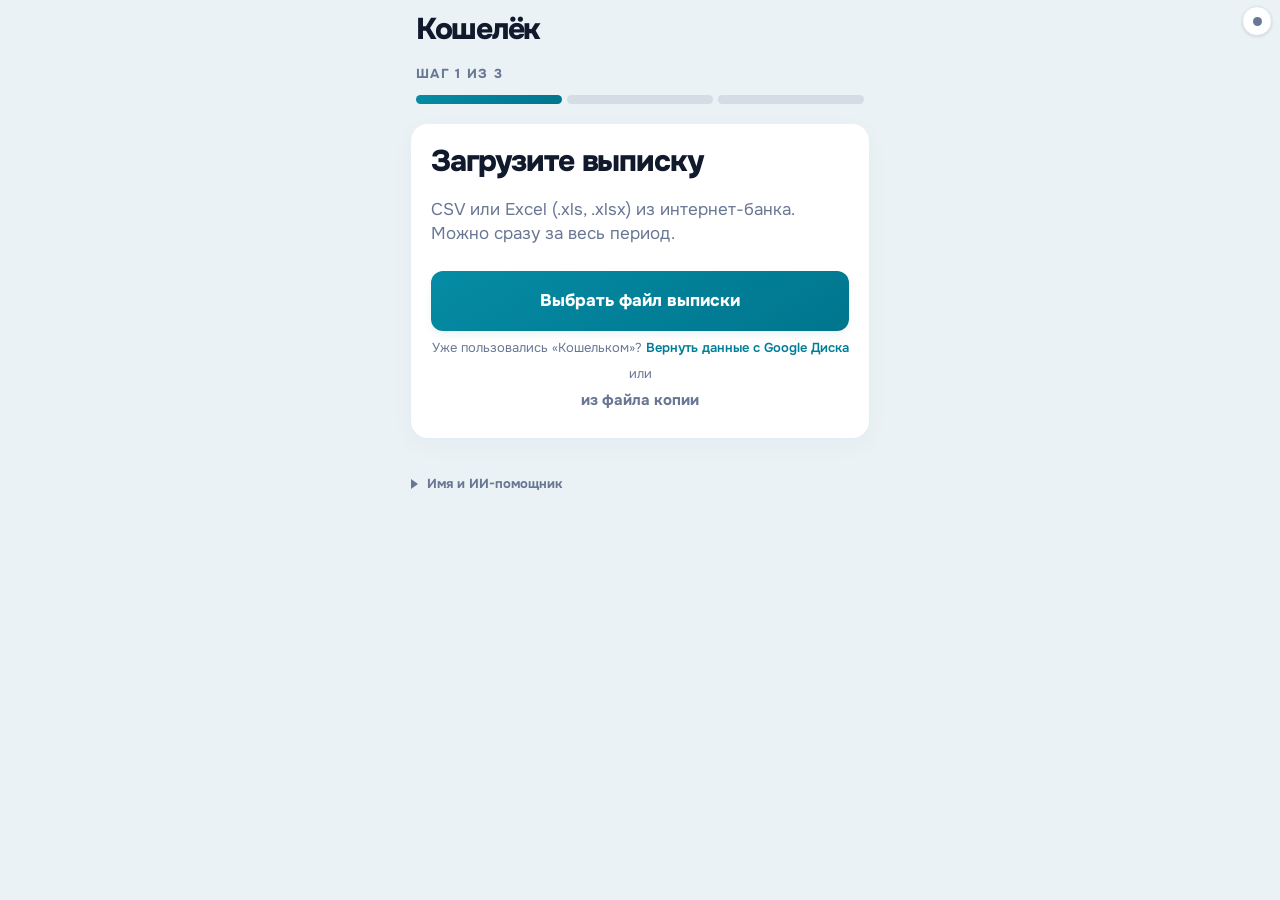
<file: index.html>
<!doctype html>
<html lang="ru">
<head>
<meta charset="utf-8">
<meta name="viewport" content="width=device-width,initial-scale=1">
<meta name="theme-color" content="#0d5c6e">
<title>Кошелёк</title>
<script>location.replace("koshelek/");</script>
<meta http-equiv="refresh" content="0;url=koshelek/">
</head>
<body><a href="koshelek/">Открыть «Кошелёк»</a></body>
</html>
</file>
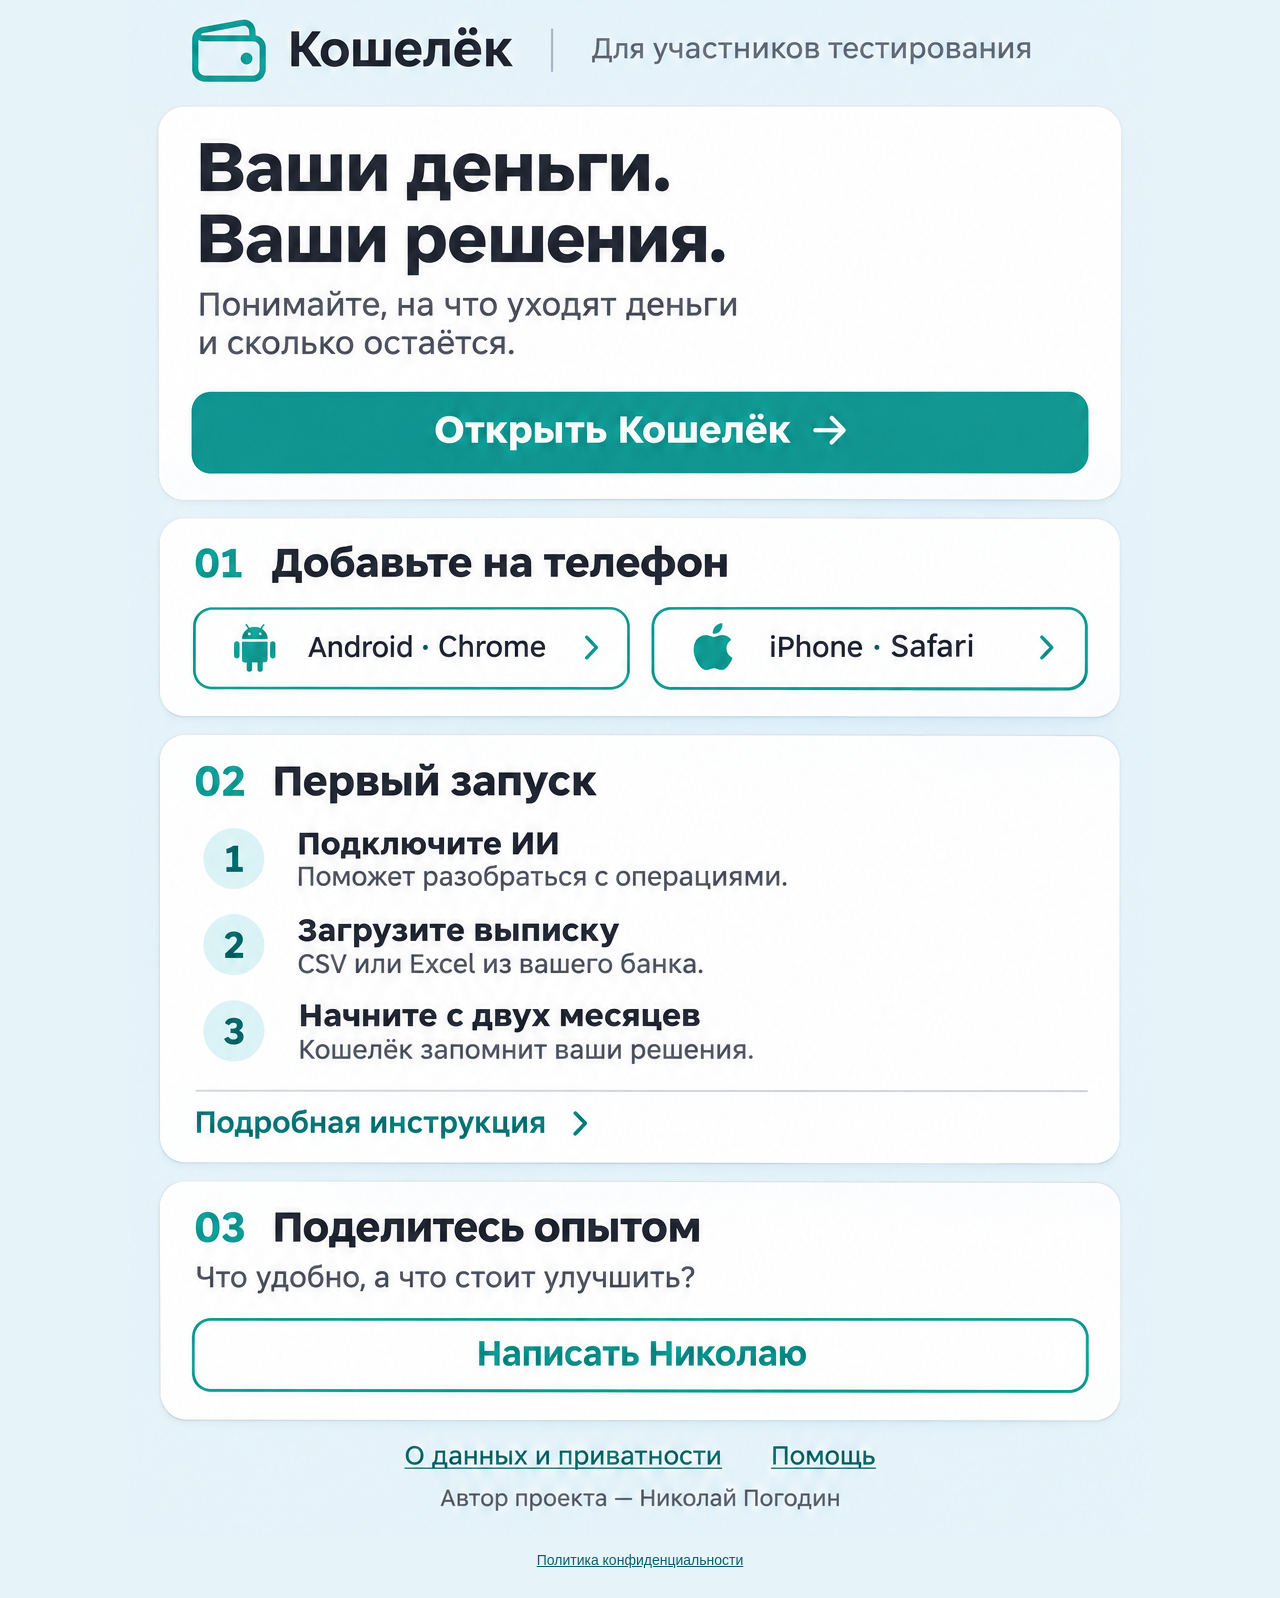
<file: about.html>
<!doctype html><html lang="ru"><head><meta charset="utf-8"><meta name="viewport" content="width=device-width,initial-scale=1"><title>Кошелёк — ваши деньги, ваши решения</title><meta name="description" content="Кошелёк: установка, первый запуск и помощь участникам тестирования."><link rel="stylesheet" href="about-assets/guide.css"><link rel="stylesheet" href="about-assets/style.css"><style>.vh{position:absolute;width:1px;height:1px;margin:-1px;overflow:hidden;clip-path:inset(50%);white-space:nowrap}.pfoot{max-width:1024px;margin:0 auto;padding:14px 16px 28px;text-align:center;font-size:14px}.pfoot a{color:#0d5c6e}</style></head><body><main class="flyer"><h1 class="vh">Кошелёк</h1><img class="approved" src="about-assets/flyer-approved.png" width="1024" height="1536" alt="Кошелёк. Для участников тестирования. Ваши деньги. Ваши решения. Понимайте, на что уходят деньги и сколько остаётся. 01 Добавьте на телефон. 02 Первый запуск: подключите ИИ — поможет разобраться с операциями; загрузите выписку — CSV или Excel из вашего банка; начните с двух месяцев — Кошелёк запомнит ваши решения. 03 Поделитесь опытом: что удобно, а что стоит улучшить? Автор проекта — Николай Погодин.">
<a class="hotspot launch" href="https://nikolaipogodin-padel.github.io/pwa-gdrive-test/koshelek/" target="_blank" rel="noopener" aria-label="Открыть Кошелёк"><span>Открыть Кошелёк</span></a>
<button class="hotspot android" data-guide="android" aria-haspopup="dialog" aria-label="Android · Chrome: инструкция установки"><span>Android · Chrome</span></button>
<button class="hotspot iphone" data-guide="iphone" aria-haspopup="dialog" aria-label="iPhone · Safari: инструкция установки"><span>iPhone · Safari</span></button>
<button class="hotspot instructions" data-modal="instructions" aria-haspopup="dialog" aria-label="Подробная инструкция"><span>Подробная инструкция</span></button>
<button class="hotspot contact" data-modal="contact" aria-haspopup="dialog" aria-label="Написать Николаю"><span>Написать Николаю</span></button>
<button class="hotspot privacy-link" data-modal="privacy" aria-haspopup="dialog" aria-label="О данных и приватности"><span>О данных и приватности</span></button>
<button class="hotspot help" data-modal="help" aria-haspopup="dialog" aria-label="Помощь"><span>Помощь</span></button></main><p class="pfoot"><a href="privacy.html">Политика конфиденциальности</a></p><dialog aria-labelledby="guide-title"><button aria-label="Закрыть инструкцию" class="close">×</button><h2 id="guide-title"></h2><p class="hint">Сначала откройте Кошелёк в браузере телефона. Ниже — схема действий; вид меню может отличаться.</p><div aria-label="Шаги инструкции" class="step-tabs" role="group"><button aria-label="Шаг 1 инструкции" data-step="0" type="button">1</button><span></span><button aria-label="Шаг 2 инструкции" data-step="1" type="button">2</button><span></span><button aria-label="Шаг 3 инструкции" data-step="2" type="button">3</button></div><div aria-live="polite" class="visual-steps" id="visual-steps"></div><div class="step-navigation"><button aria-label="Предыдущий шаг инструкции" class="previous" type="button">← Назад</button><span class="step-count"></span><button class="next" type="button">Далее →</button></div><a class="cta small" href="https://nikolaipogodin-padel.github.io/pwa-gdrive-test/koshelek/" rel="noopener" target="_blank">Открыть Кошелёк ↗</a><p class="hint">Если ссылка открылась внутри мессенджера, сначала откройте её в Chrome или Safari.</p></dialog><dialog id="instructions" class="info-dialog" aria-labelledby="instructions-title"><button class="modal-close" aria-label="Закрыть окно">×</button><h2 id="instructions-title">Первый запуск</h2><h3>1. Подключите ИИ</h3><p>Gemini поможет разобрать операции. Ключ — персональный код доступа к ИИ Google, а не пароль от банка.</p><p>Откройте <a href="https://aistudio.google.com/apikey" target="_blank" rel="noopener">Google AI Studio</a>, создайте API-ключ и вставьте его в поле подключения Gemini в Кошельке.</p><p>Проверьте <a href="https://ai.google.dev/gemini-api/pricing" target="_blank" rel="noopener">тарифы и квоты Google</a>. Не отправляйте ключ в сообщения или диагностику.</p><h3>2. Загрузите выписку</h3><p>Скачайте CSV или Excel (.xls, .xlsx) из банка. Можно сразу за весь период. PDF и снимок экрана для импорта не подходят.</p><details><summary>Swedbank</summary><p>В интернет-банке откройте «Выписка по счёту», выберите счёт, период и экспорт CSV.</p></details><details><summary>Revolut</summary><p>Выберите валютный счёт → «Ещё» → «Выписка». Укажите период и формат Excel, затем сохраните файл.</p></details><h3>3. Начните с двух месяцев</h3><p>Подтвердите категории. Затем примените изученные правила к остальной истории. Повторных вопросов станет меньше.</p></dialog><dialog id="privacy" class="info-dialog" aria-labelledby="privacy-title"><button class="modal-close" aria-label="Закрыть окно">×</button><h2 id="privacy-title">О данных и приватности</h2><h3>На устройстве</h3><p>Рабочие данные сохраняются в браузере. Перед его очисткой проверьте синхронизацию.</p><h3>Google Drive</h3><p>При подключённой синхронизации копия сохраняется в папке приложения на вашем Диске.</p><h3>Gemini</h3><p>При использовании ИИ данные запроса передаются Google: например, получатели, назначения платежей, текст или фото чека. Уберите с фото лишние личные сведения.</p><p>Условия обработки зависят от региона. Для ЕЭЗ, включая Латвию, предусмотрены правила без использования запросов и ответов для улучшения продуктов Google, в том числе для бесплатной квоты. Условия отдельно требуют Paid Services при предоставлении приложения пользователям ЕЭЗ.</p><p><a href="https://ai.google.dev/gemini-api/terms" target="_blank" rel="noopener">Условия Gemini API</a></p><p><a href="privacy.html">Политика конфиденциальности</a></p><h3>Диагностика</h3><p>Журнал отправляется добровольно. Перед пересылкой удалите личные сведения и API-ключи.</p></dialog><dialog id="contact" class="info-dialog" aria-labelledby="contact-title"><button class="modal-close" aria-label="Закрыть окно">×</button><h2 id="contact-title">Написать Николаю</h2><p>Опишите, что было удобно или на каком шаге возникла трудность.</p><form id="feedback-form"><label for="message">Ваше сообщение</label><textarea id="message" rows="5" placeholder="Что хотелось сделать и что получилось?" required></textarea><button class="action" type="submit">Скопировать сообщение</button><p id="feedback-status" role="status"></p></form><p class="hint">Вставьте сообщение в ваш чат с Николаем. Отправка из флайера не выполняется. Скриншот можно приложить отдельно.</p></dialog><dialog id="help" class="info-dialog" aria-labelledby="help-title"><button class="modal-close" aria-label="Закрыть окно">×</button><h2 id="help-title">Помощь</h2><h3>Открыли ссылку в мессенджере?</h3><p>Для установки откройте её в Chrome на Android или Safari на iPhone. В меню мессенджера выберите «Открыть в браузере».</p><button class="action" id="copy-url">Скопировать ссылку</button><p id="copy-status" role="status"></p><h3>Нужна помощь с ошибкой?</h3><p>Напишите Николаю, что хотели сделать и что произошло.</p><details><summary>Как отправить журнал работы</summary><p>Настройки → О программе и диагностика → Скопировать журнал для разработчика.</p><p>Просмотрите содержимое перед отправкой. Удалите личные сведения и ключи.</p></details></dialog><script src="about-assets/app.js"></script></body></html>
</file>
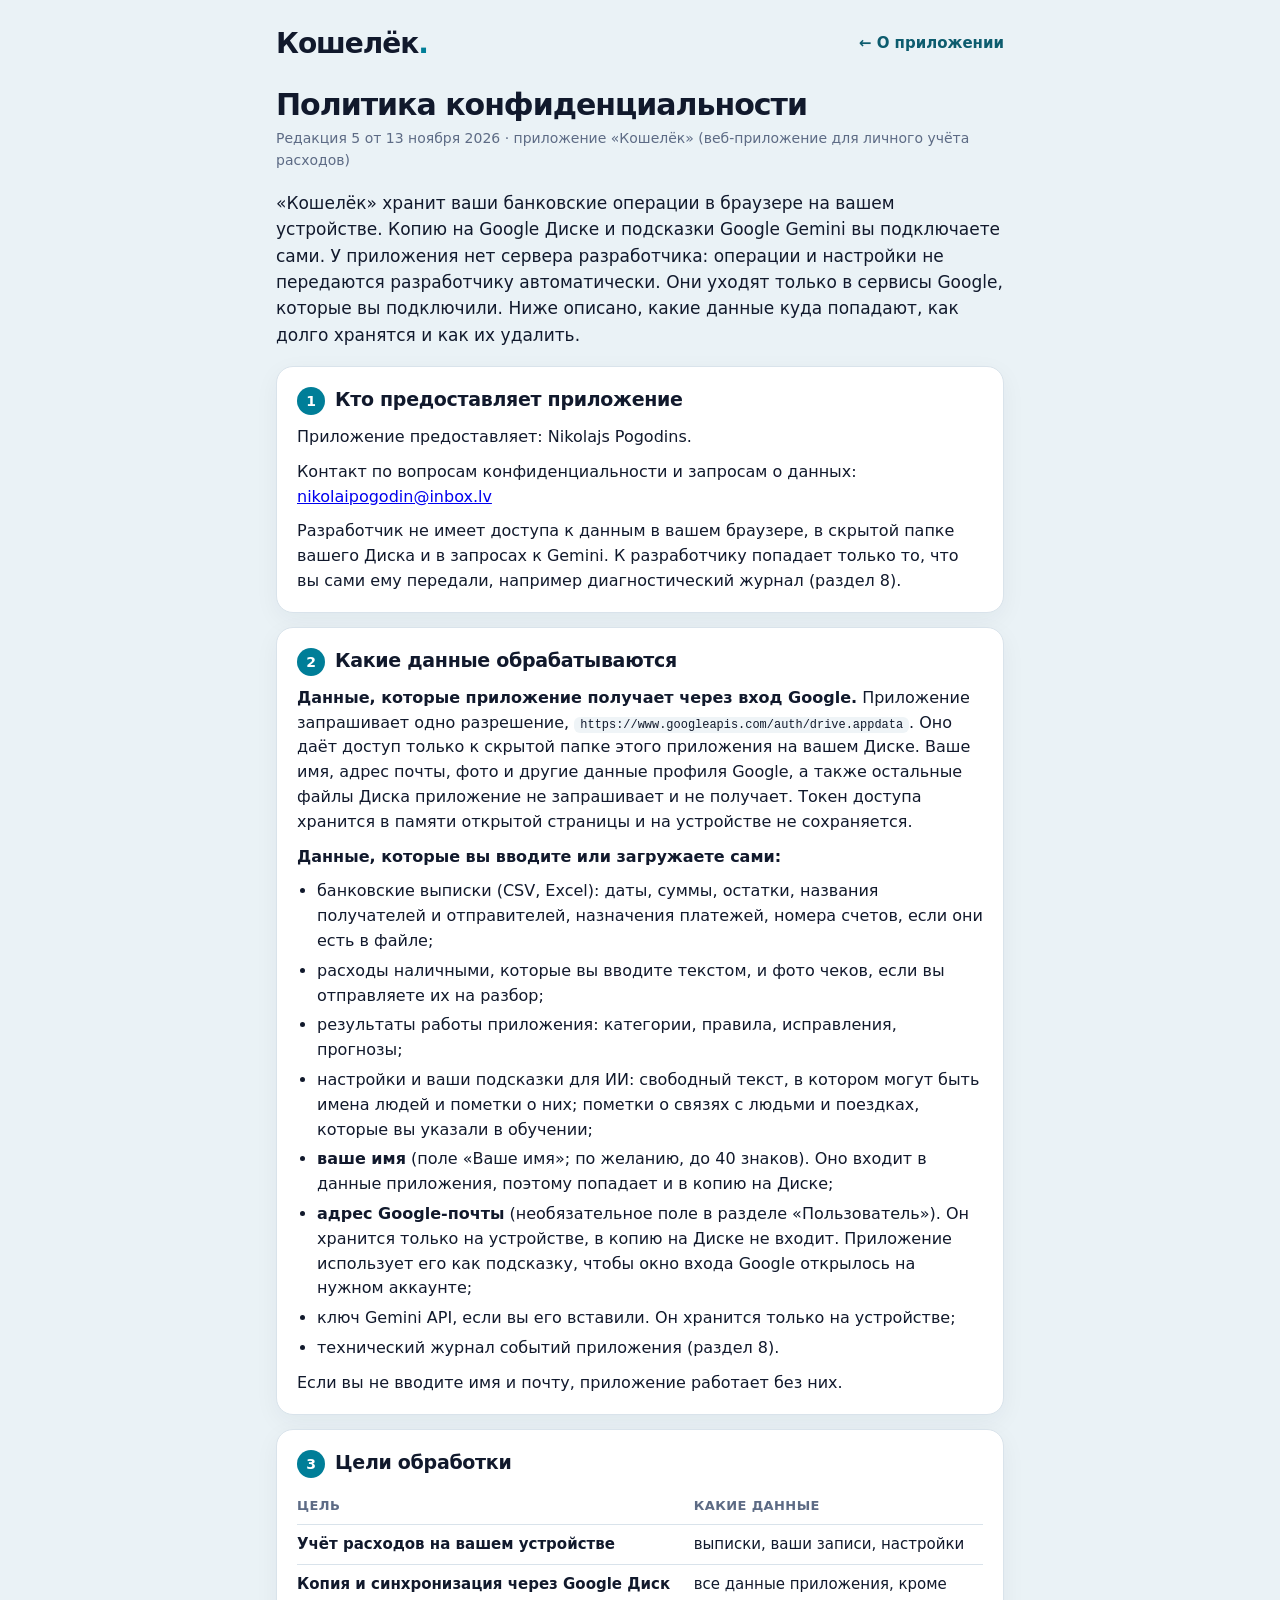
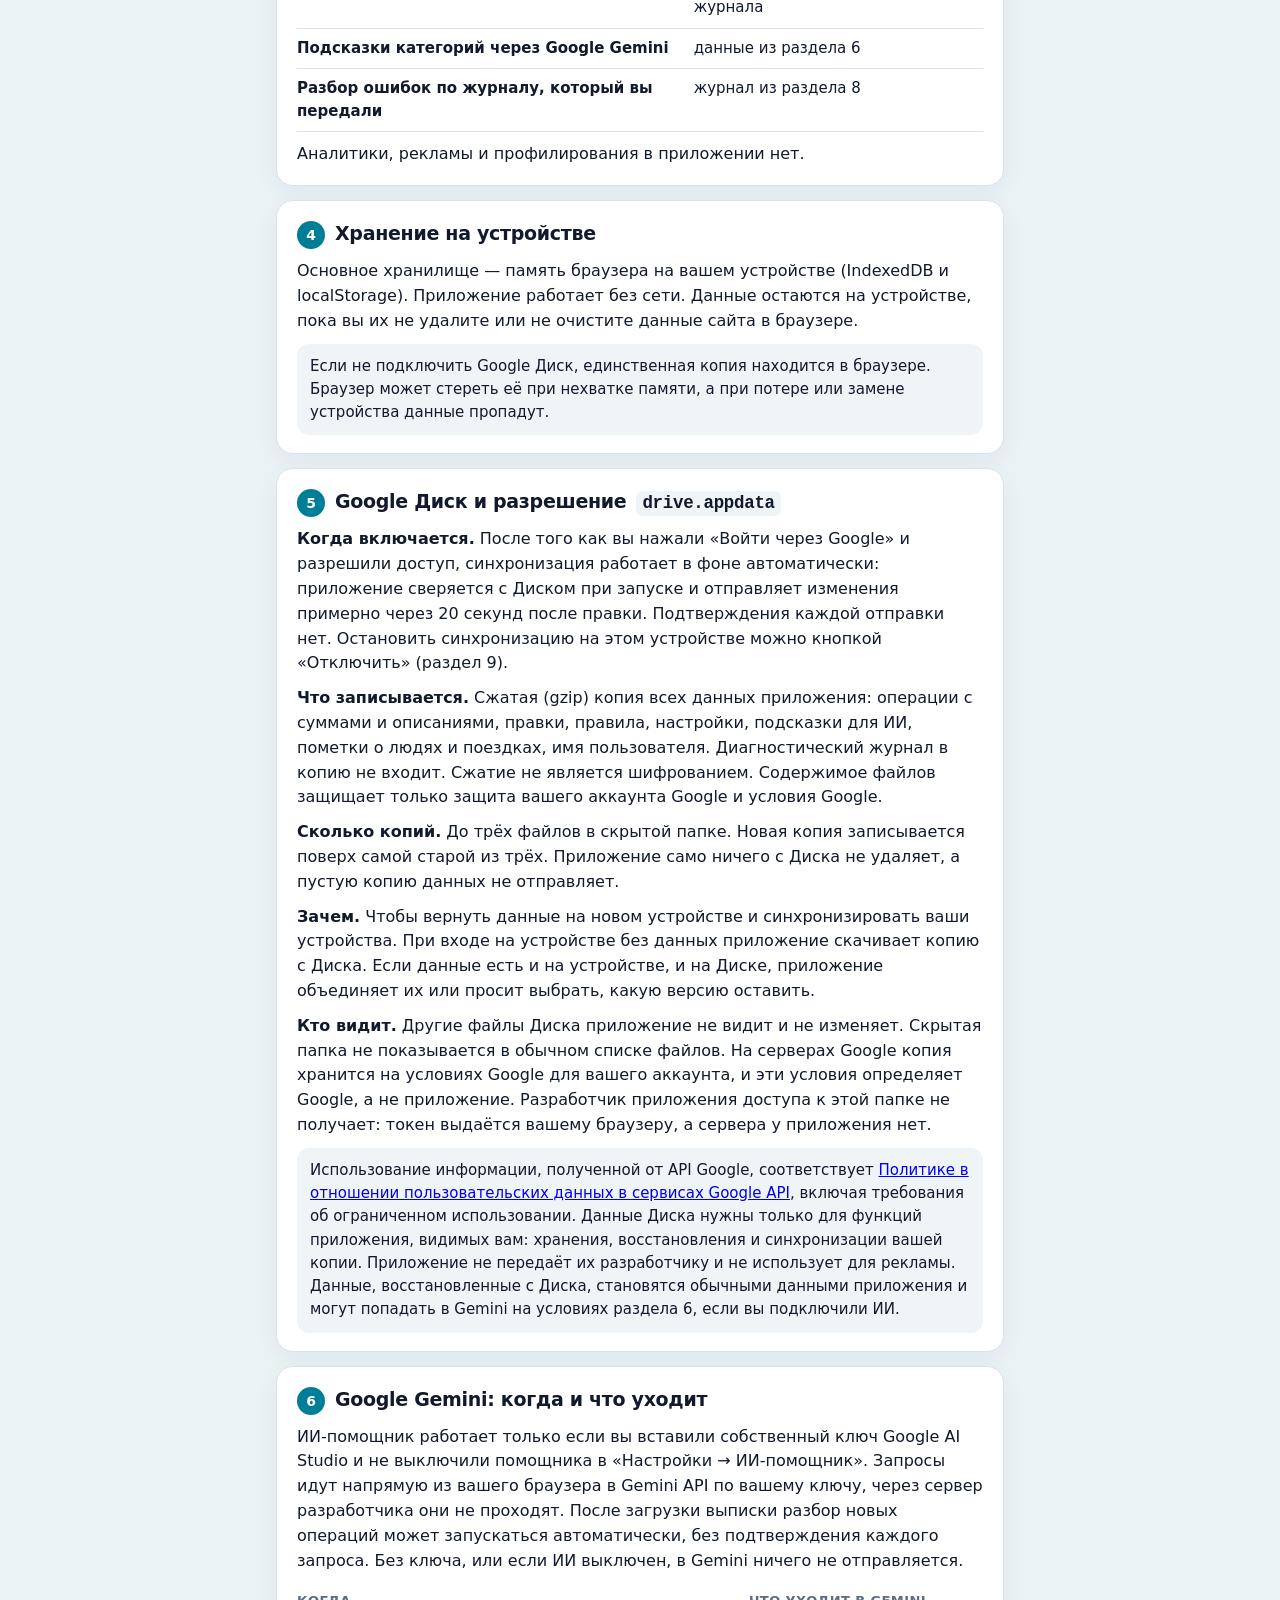
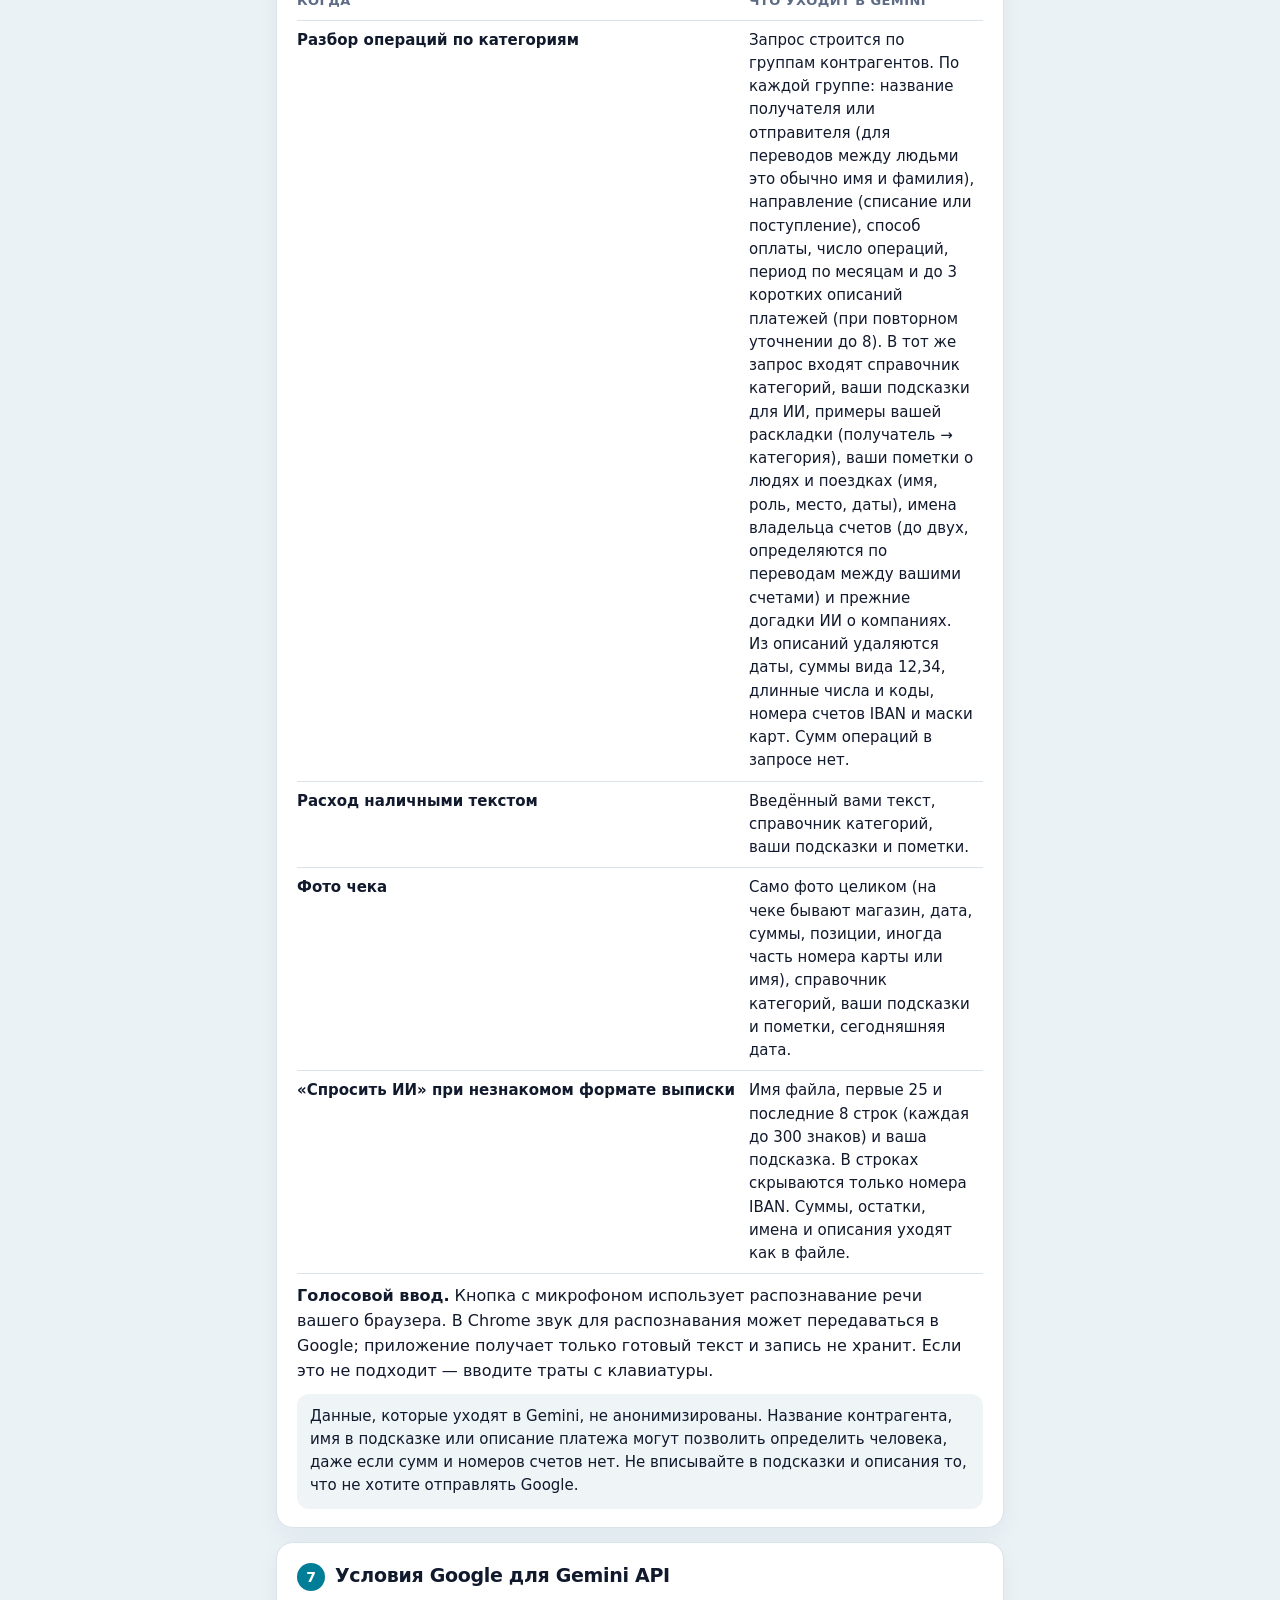
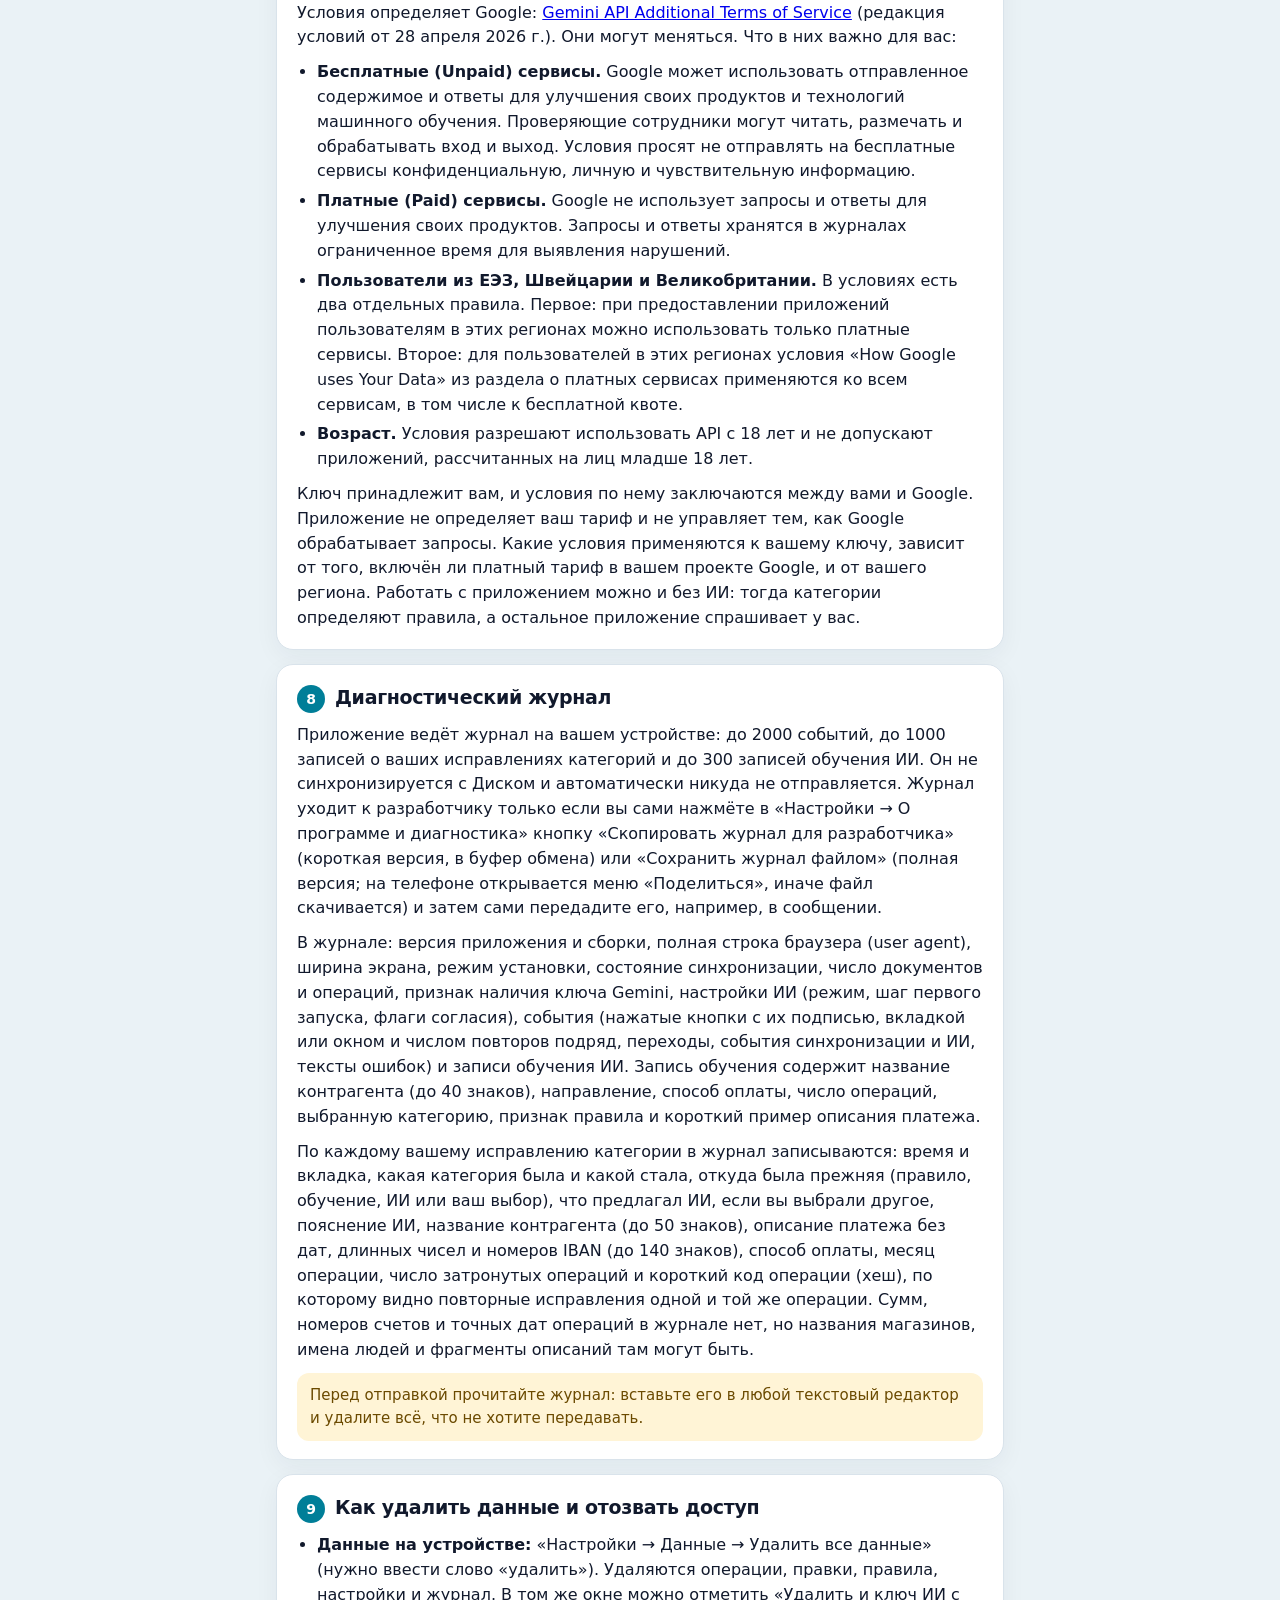
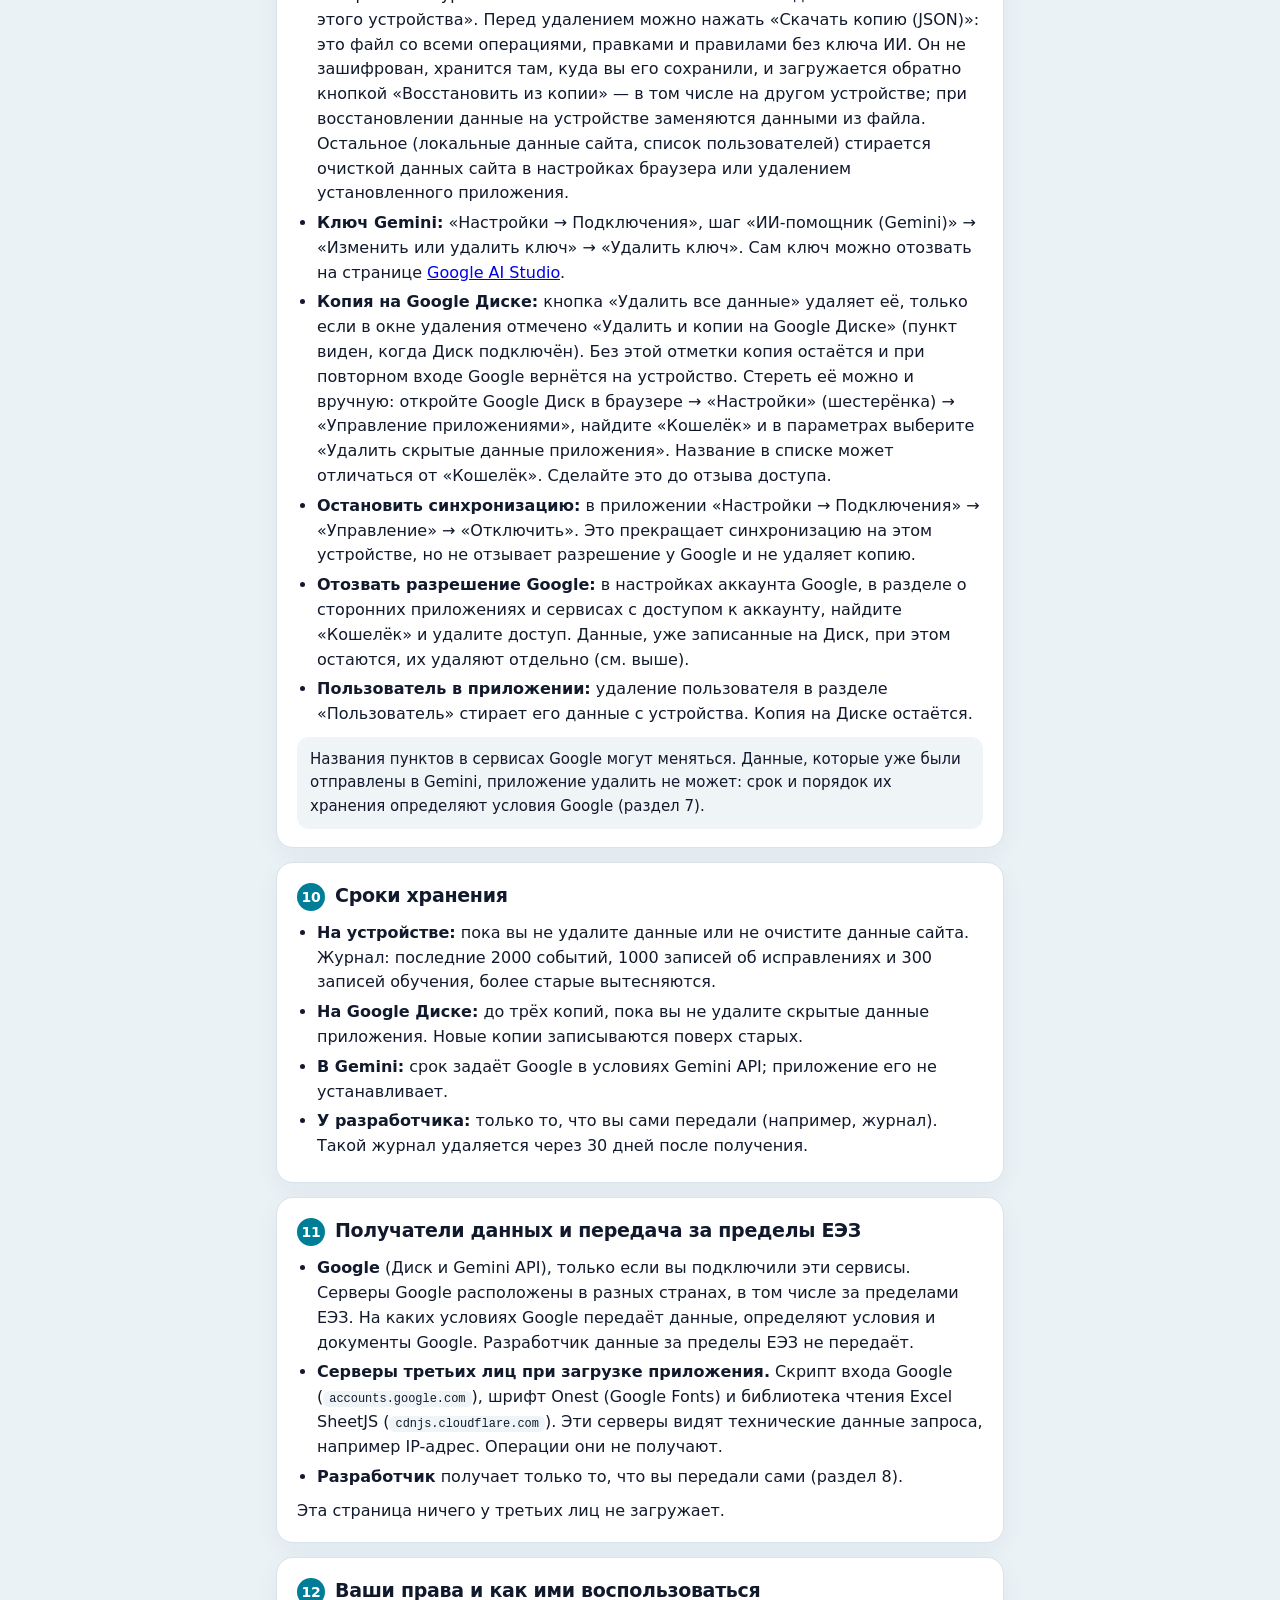
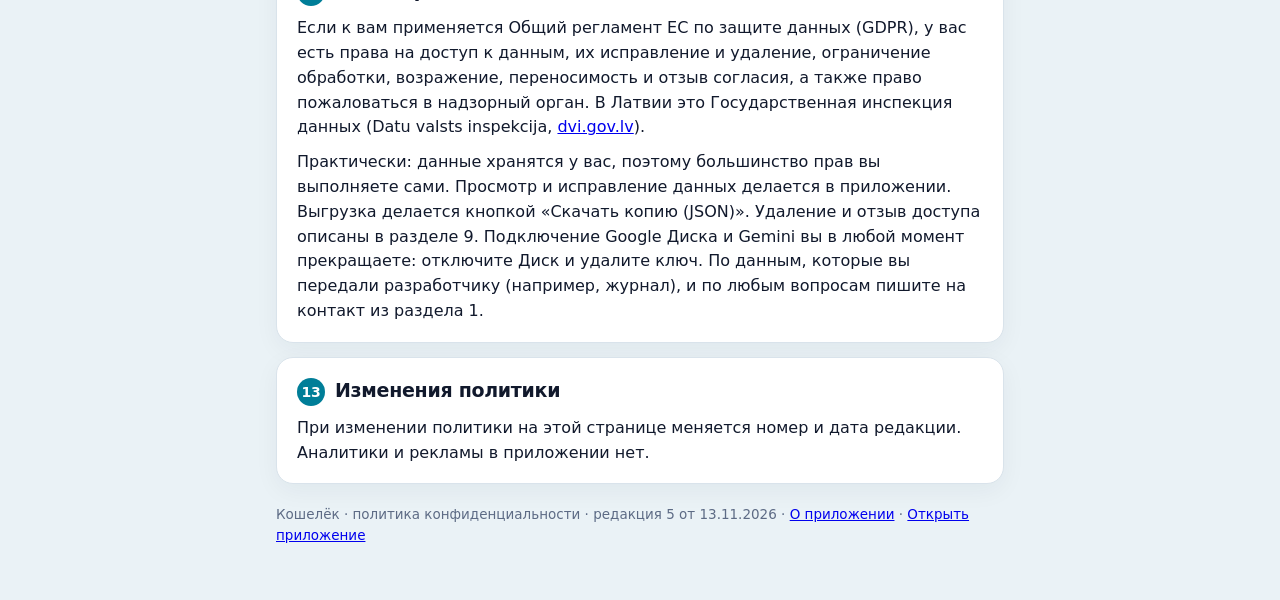
<file: privacy.html>
<!doctype html>
<html lang="ru">
<head>
<meta charset="utf-8">
<meta name="viewport" content="width=device-width,initial-scale=1">
<meta name="theme-color" content="#eaf2f6">
<title>Политика конфиденциальности — Кошелёк</title>
<meta name="description" content="Какие данные обрабатывает приложение «Кошелёк», где они хранятся, что передаётся Google Диску и Google Gemini и как всё удалить.">
<style>
:root{color-scheme:light;--bg:#eaf2f6;--ink:#11192c;--sub:#5d6b85;--accent:#007e98;--accent-dark:#0d5c6e;--border:#d9e3eb;--panel:#eff4f7;--warn-bg:#fff4d6;--warn-ink:#6b4a00;--radius:17px;--shadow:0 7px 25px rgba(24,47,68,.05)}
*{box-sizing:border-box}
html{-webkit-text-size-adjust:100%}
body{margin:0;background:var(--bg);color:var(--ink);font-family:system-ui,-apple-system,"Segoe UI",Roboto,Arial,sans-serif;line-height:1.55;-webkit-font-smoothing:antialiased}
.wrap{width:min(100%,760px);margin:0 auto;padding:22px 16px 40px}
.brand{font-size:28px;font-weight:800;letter-spacing:-1px;color:var(--ink);text-decoration:none}
.brand span{color:var(--accent)}
.top{display:flex;justify-content:space-between;align-items:center;gap:12px;flex-wrap:wrap}
.back{color:var(--accent-dark);font-weight:650;font-size:15px;text-decoration:none}
.back:hover{text-decoration:underline}
h1{font-size:30px;line-height:1.17;letter-spacing:-1px;font-weight:800;margin:22px 0 6px}
.meta{color:var(--sub);font-size:14px;margin:0 0 18px}
.lead{font-size:17px;margin:0 0 18px}
.card{background:#fff;border:1px solid var(--border);border-radius:var(--radius);box-shadow:var(--shadow);padding:20px 20px 18px;margin:0 0 14px}
.card h2{font-size:19px;line-height:1.3;margin:0 0 10px;letter-spacing:-.3px;display:flex;gap:10px;align-items:baseline}
.card h2 .n{flex:none;display:inline-grid;place-items:center;width:28px;height:28px;border-radius:50%;background:var(--accent);color:#fff;font-size:14px;font-weight:700}
.card p{margin:0 0 10px}
.card ul{margin:0 0 10px;padding-left:20px}
.card li{margin:0 0 5px}
.card p:last-child,.card ul:last-child{margin-bottom:0}
.note{background:var(--panel);border-radius:12px;padding:11px 13px;font-size:15px;margin:10px 0 0}
.warn{background:var(--warn-bg);color:var(--warn-ink);border-radius:12px;padding:11px 13px;font-size:15px;margin:10px 0 0}
.tbl{width:100%;border-collapse:collapse;font-size:15px;margin:6px 0 10px}
.tbl th,.tbl td{border-bottom:1px solid var(--border);padding:8px 8px 8px 0;text-align:left;vertical-align:top}
.tbl th{color:var(--sub);font-weight:650;font-size:13px;text-transform:uppercase;letter-spacing:.4px}
.tbl td:first-child{white-space:nowrap;padding-right:14px;font-weight:650}
code{background:var(--panel);border-radius:6px;padding:1px 6px;font-size:.92em;overflow-wrap:anywhere}
.card{overflow-wrap:anywhere}
.todo{background:#ffe9a8;border-radius:6px;padding:1px 6px;font-weight:650}
.hdr td:first-child{white-space:normal}
.foot{color:var(--sub);font-size:13.5px;margin-top:20px}
@media(max-width:600px){.wrap{padding:16px 13px 32px}h1{font-size:26px}.card{padding:16px 15px 14px}.card h2{font-size:18px}.tbl,.tbl tbody,.tbl tr,.tbl td{display:block}.tbl thead{display:none}.tbl tr{border-bottom:1px solid var(--border);padding:8px 0}.tbl td{border:0;padding:1px 0}.tbl td:first-child{white-space:normal}}
</style>
</head>
<body>
<div class="wrap">
  <div class="top">
    <a class="brand" href="about.html">Кошелёк<span>.</span></a>
    <a class="back" href="about.html">← О приложении</a>
  </div>

  <h1>Политика конфиденциальности</h1>
  <p class="meta">Редакция 5 от 13 ноября 2026 · приложение «Кошелёк» (веб-приложение для личного учёта расходов)</p>
  <p class="lead">«Кошелёк» хранит ваши банковские операции в браузере на вашем устройстве. Копию на Google Диске и подсказки Google Gemini вы подключаете сами. У приложения нет сервера разработчика: операции и настройки не передаются разработчику автоматически. Они уходят только в сервисы Google, которые вы подключили. Ниже описано, какие данные куда попадают, как долго хранятся и как их удалить.</p>

  <section class="card" id="who">
    <h2><span class="n">1</span>Кто предоставляет приложение</h2>
    <p>Приложение предоставляет: Nikolajs Pogodins.</p>
    <p>Контакт по вопросам конфиденциальности и запросам о данных: <a href="mailto:nikolaipogodin@inbox.lv">nikolaipogodin@inbox.lv</a></p>
    <p>Разработчик не имеет доступа к данным в вашем браузере, в скрытой папке вашего Диска и в запросах к Gemini. К разработчику попадает только то, что вы сами ему передали, например диагностический журнал (раздел 8).</p>
  </section>

  <section class="card" id="data">
    <h2><span class="n">2</span>Какие данные обрабатываются</h2>
    <p><b>Данные, которые приложение получает через вход Google.</b> Приложение запрашивает одно разрешение, <code>https://www.googleapis.com/auth/drive.appdata</code>. Оно даёт доступ только к скрытой папке этого приложения на вашем Диске. Ваше имя, адрес почты, фото и другие данные профиля Google, а также остальные файлы Диска приложение не запрашивает и не получает. Токен доступа хранится в памяти открытой страницы и на устройстве не сохраняется.</p>
    <p><b>Данные, которые вы вводите или загружаете сами:</b></p>
    <ul>
      <li>банковские выписки (CSV, Excel): даты, суммы, остатки, названия получателей и отправителей, назначения платежей, номера счетов, если они есть в файле;</li>
      <li>расходы наличными, которые вы вводите текстом, и фото чеков, если вы отправляете их на разбор;</li>
      <li>результаты работы приложения: категории, правила, исправления, прогнозы;</li>
      <li>настройки и ваши подсказки для ИИ: свободный текст, в котором могут быть имена людей и пометки о них; пометки о связях с людьми и поездках, которые вы указали в обучении;</li>
      <li><b>ваше имя</b> (поле «Ваше имя»; по желанию, до 40 знаков). Оно входит в данные приложения, поэтому попадает и в копию на Диске;</li>
      <li><b>адрес Google-почты</b> (необязательное поле в разделе «Пользователь»). Он хранится только на устройстве, в копию на Диске не входит. Приложение использует его как подсказку, чтобы окно входа Google открылось на нужном аккаунте;</li>
      <li>ключ Gemini API, если вы его вставили. Он хранится только на устройстве;</li>
      <li>технический журнал событий приложения (раздел 8).</li>
    </ul>
    <p>Если вы не вводите имя и почту, приложение работает без них.</p>
  </section>

  <section class="card" id="purposes">
    <h2><span class="n">3</span>Цели обработки</h2>
    <table class="tbl hdr">
      <thead><tr><th>Цель</th><th>Какие данные</th></tr></thead>
      <tbody>
        <tr><td>Учёт расходов на вашем устройстве</td><td>выписки, ваши записи, настройки</td></tr>
        <tr><td>Копия и синхронизация через Google Диск</td><td>все данные приложения, кроме журнала</td></tr>
        <tr><td>Подсказки категорий через Google Gemini</td><td>данные из раздела 6</td></tr>
        <tr><td>Разбор ошибок по журналу, который вы передали</td><td>журнал из раздела 8</td></tr>
      </tbody>
    </table>
    <p>Аналитики, рекламы и профилирования в приложении нет.</p>
  </section>

  <section class="card" id="storage">
    <h2><span class="n">4</span>Хранение на устройстве</h2>
    <p>Основное хранилище — память браузера на вашем устройстве (IndexedDB и localStorage). Приложение работает без сети. Данные остаются на устройстве, пока вы их не удалите или не очистите данные сайта в браузере.</p>
    <div class="note">Если не подключить Google Диск, единственная копия находится в браузере. Браузер может стереть её при нехватке памяти, а при потере или замене устройства данные пропадут.</div>
  </section>

  <section class="card" id="drive">
    <h2><span class="n">5</span>Google Диск и разрешение <code>drive.appdata</code></h2>
    <p><b>Когда включается.</b> После того как вы нажали «Войти через Google» и разрешили доступ, синхронизация работает в фоне автоматически: приложение сверяется с Диском при запуске и отправляет изменения примерно через 20 секунд после правки. Подтверждения каждой отправки нет. Остановить синхронизацию на этом устройстве можно кнопкой «Отключить» (раздел 9).</p>
    <p><b>Что записывается.</b> Сжатая (gzip) копия всех данных приложения: операции с суммами и описаниями, правки, правила, настройки, подсказки для ИИ, пометки о людях и поездках, имя пользователя. Диагностический журнал в копию не входит. Сжатие не является шифрованием. Содержимое файлов защищает только защита вашего аккаунта Google и условия Google.</p>
    <p><b>Сколько копий.</b> До трёх файлов в скрытой папке. Новая копия записывается поверх самой старой из трёх. Приложение само ничего с Диска не удаляет, а пустую копию данных не отправляет.</p>
    <p><b>Зачем.</b> Чтобы вернуть данные на новом устройстве и синхронизировать ваши устройства. При входе на устройстве без данных приложение скачивает копию с Диска. Если данные есть и на устройстве, и на Диске, приложение объединяет их или просит выбрать, какую версию оставить.</p>
    <p><b>Кто видит.</b> Другие файлы Диска приложение не видит и не изменяет. Скрытая папка не показывается в обычном списке файлов. На серверах Google копия хранится на условиях Google для вашего аккаунта, и эти условия определяет Google, а не приложение. Разработчик приложения доступа к этой папке не получает: токен выдаётся вашему браузеру, а сервера у приложения нет.</p>
    <p class="note">Использование информации, полученной от API Google, соответствует <a href="https://developers.google.com/terms/api-services-user-data-policy">Политике в отношении пользовательских данных в сервисах Google API</a>, включая требования об ограниченном использовании. Данные Диска нужны только для функций приложения, видимых вам: хранения, восстановления и синхронизации вашей копии. Приложение не передаёт их разработчику и не использует для рекламы. Данные, восстановленные с Диска, становятся обычными данными приложения и могут попадать в Gemini на условиях раздела 6, если вы подключили ИИ.</p>
  </section>

  <section class="card" id="gemini">
    <h2><span class="n">6</span>Google Gemini: когда и что уходит</h2>
    <p>ИИ-помощник работает только если вы вставили собственный ключ Google AI Studio и не выключили помощника в «Настройки → ИИ-помощник». Запросы идут напрямую из вашего браузера в Gemini API по вашему ключу, через сервер разработчика они не проходят. После загрузки выписки разбор новых операций может запускаться автоматически, без подтверждения каждого запроса. Без ключа, или если ИИ выключен, в Gemini ничего не отправляется.</p>
    <table class="tbl">
      <thead><tr><th>Когда</th><th>Что уходит в Gemini</th></tr></thead>
      <tbody>
        <tr><td>Разбор операций по категориям</td><td>Запрос строится по группам контрагентов. По каждой группе: название получателя или отправителя (для переводов между людьми это обычно имя и фамилия), направление (списание или поступление), способ оплаты, число операций, период по месяцам и до 3 коротких описаний платежей (при повторном уточнении до 8). В тот же запрос входят справочник категорий, ваши подсказки для ИИ, примеры вашей раскладки (получатель → категория), ваши пометки о людях и поездках (имя, роль, место, даты), имена владельца счетов (до двух, определяются по переводам между вашими счетами) и прежние догадки ИИ о компаниях. Из описаний удаляются даты, суммы вида 12,34, длинные числа и коды, номера счетов IBAN и маски карт. Сумм операций в запросе нет.</td></tr>
        <tr><td>Расход наличными текстом</td><td>Введённый вами текст, справочник категорий, ваши подсказки и пометки.</td></tr>
        <tr><td>Фото чека</td><td>Само фото целиком (на чеке бывают магазин, дата, суммы, позиции, иногда часть номера карты или имя), справочник категорий, ваши подсказки и пометки, сегодняшняя дата.</td></tr>
        <tr><td>«Спросить ИИ» при незнакомом формате выписки</td><td>Имя файла, первые 25 и последние 8 строк (каждая до 300 знаков) и ваша подсказка. В строках скрываются только номера IBAN. Суммы, остатки, имена и описания уходят как в файле.</td></tr>
      </tbody>
    </table>
    <p><strong>Голосовой ввод.</strong> Кнопка с микрофоном использует распознавание речи вашего браузера. В Chrome звук для распознавания может передаваться в Google; приложение получает только готовый текст и запись не хранит. Если это не подходит — вводите траты с клавиатуры.</p>
    <div class="note">Данные, которые уходят в Gemini, не анонимизированы. Название контрагента, имя в подсказке или описание платежа могут позволить определить человека, даже если сумм и номеров счетов нет. Не вписывайте в подсказки и описания то, что не хотите отправлять Google.</div>
  </section>

  <section class="card" id="terms">
    <h2><span class="n">7</span>Условия Google для Gemini API</h2>
    <p>Условия определяет Google: <a href="https://ai.google.dev/gemini-api/terms">Gemini API Additional Terms of Service</a> (редакция условий от 28 апреля 2026 г.). Они могут меняться. Что в них важно для вас:</p>
    <ul>
      <li><b>Бесплатные (Unpaid) сервисы.</b> Google может использовать отправленное содержимое и ответы для улучшения своих продуктов и технологий машинного обучения. Проверяющие сотрудники могут читать, размечать и обрабатывать вход и выход. Условия просят не отправлять на бесплатные сервисы конфиденциальную, личную и чувствительную информацию.</li>
      <li><b>Платные (Paid) сервисы.</b> Google не использует запросы и ответы для улучшения своих продуктов. Запросы и ответы хранятся в журналах ограниченное время для выявления нарушений.</li>
      <li><b>Пользователи из ЕЭЗ, Швейцарии и Великобритании.</b> В условиях есть два отдельных правила. Первое: при предоставлении приложений пользователям в этих регионах можно использовать только платные сервисы. Второе: для пользователей в этих регионах условия «How Google uses Your Data» из раздела о платных сервисах применяются ко всем сервисам, в том числе к бесплатной квоте.</li>
      <li><b>Возраст.</b> Условия разрешают использовать API с 18 лет и не допускают приложений, рассчитанных на лиц младше 18 лет.</li>
    </ul>
    <p>Ключ принадлежит вам, и условия по нему заключаются между вами и Google. Приложение не определяет ваш тариф и не управляет тем, как Google обрабатывает запросы. Какие условия применяются к вашему ключу, зависит от того, включён ли платный тариф в вашем проекте Google, и от вашего региона. Работать с приложением можно и без ИИ: тогда категории определяют правила, а остальное приложение спрашивает у вас.</p>
  </section>

  <section class="card" id="log">
    <h2><span class="n">8</span>Диагностический журнал</h2>
    <p>Приложение ведёт журнал на вашем устройстве: до 2000 событий, до 1000 записей о ваших исправлениях категорий и до 300 записей обучения ИИ. Он не синхронизируется с Диском и автоматически никуда не отправляется. Журнал уходит к разработчику только если вы сами нажмёте в «Настройки → О программе и диагностика» кнопку «Скопировать журнал для разработчика» (короткая версия, в буфер обмена) или «Сохранить журнал файлом» (полная версия; на телефоне открывается меню «Поделиться», иначе файл скачивается) и затем сами передадите его, например, в сообщении.</p>
    <p>В журнале: версия приложения и сборки, полная строка браузера (user agent), ширина экрана, режим установки, состояние синхронизации, число документов и операций, признак наличия ключа Gemini, настройки ИИ (режим, шаг первого запуска, флаги согласия), события (нажатые кнопки с их подписью, вкладкой или окном и числом повторов подряд, переходы, события синхронизации и ИИ, тексты ошибок) и записи обучения ИИ. Запись обучения содержит название контрагента (до 40 знаков), направление, способ оплаты, число операций, выбранную категорию, признак правила и короткий пример описания платежа.</p>
    <p>По каждому вашему исправлению категории в журнал записываются: время и вкладка, какая категория была и какой стала, откуда была прежняя (правило, обучение, ИИ или ваш выбор), что предлагал ИИ, если вы выбрали другое, пояснение ИИ, название контрагента (до 50 знаков), описание платежа без дат, длинных чисел и номеров IBAN (до 140 знаков), способ оплаты, месяц операции, число затронутых операций и короткий код операции (хеш), по которому видно повторные исправления одной и той же операции. Сумм, номеров счетов и точных дат операций в журнале нет, но названия магазинов, имена людей и фрагменты описаний там могут быть.</p>
    <p class="warn">Перед отправкой прочитайте журнал: вставьте его в любой текстовый редактор и удалите всё, что не хотите передавать.</p>
  </section>

  <section class="card" id="delete">
    <h2><span class="n">9</span>Как удалить данные и отозвать доступ</h2>
    <ul>
      <li><b>Данные на устройстве:</b> «Настройки → Данные → Удалить все данные» (нужно ввести слово «удалить»). Удаляются операции, правки, правила, настройки и журнал. В том же окне можно отметить «Удалить и ключ ИИ с этого устройства». Перед удалением можно нажать «Скачать копию (JSON)»: это файл со всеми операциями, правками и правилами без ключа ИИ. Он не зашифрован, хранится там, куда вы его сохранили, и загружается обратно кнопкой «Восстановить из копии» — в том числе на другом устройстве; при восстановлении данные на устройстве заменяются данными из файла. Остальное (локальные данные сайта, список пользователей) стирается очисткой данных сайта в настройках браузера или удалением установленного приложения.</li>
      <li><b>Ключ Gemini:</b> «Настройки → Подключения», шаг «ИИ-помощник (Gemini)» → «Изменить или удалить ключ» → «Удалить ключ». Сам ключ можно отозвать на странице <a href="https://aistudio.google.com/apikey">Google AI Studio</a>.</li>
      <li><b>Копия на Google Диске:</b> кнопка «Удалить все данные» удаляет её, только если в окне удаления отмечено «Удалить и копии на Google Диске» (пункт виден, когда Диск подключён). Без этой отметки копия остаётся и при повторном входе Google вернётся на устройство. Стереть её можно и вручную: откройте Google Диск в браузере → «Настройки» (шестерёнка) → «Управление приложениями», найдите «Кошелёк» и в параметрах выберите «Удалить скрытые данные приложения». Название в списке может отличаться от «Кошелёк». Сделайте это до отзыва доступа.</li>
      <li><b>Остановить синхронизацию:</b> в приложении «Настройки → Подключения» → «Управление» → «Отключить». Это прекращает синхронизацию на этом устройстве, но не отзывает разрешение у Google и не удаляет копию.</li>
      <li><b>Отозвать разрешение Google:</b> в настройках аккаунта Google, в разделе о сторонних приложениях и сервисах с доступом к аккаунту, найдите «Кошелёк» и удалите доступ. Данные, уже записанные на Диск, при этом остаются, их удаляют отдельно (см. выше).</li>
      <li><b>Пользователь в приложении:</b> удаление пользователя в разделе «Пользователь» стирает его данные с устройства. Копия на Диске остаётся.</li>
    </ul>
    <div class="note">Названия пунктов в сервисах Google могут меняться. Данные, которые уже были отправлены в Gemini, приложение удалить не может: срок и порядок их хранения определяют условия Google (раздел 7).</div>
  </section>

  <section class="card" id="retention">
    <h2><span class="n">10</span>Сроки хранения</h2>
    <ul>
      <li><b>На устройстве:</b> пока вы не удалите данные или не очистите данные сайта. Журнал: последние 2000 событий, 1000 записей об исправлениях и 300 записей обучения, более старые вытесняются.</li>
      <li><b>На Google Диске:</b> до трёх копий, пока вы не удалите скрытые данные приложения. Новые копии записываются поверх старых.</li>
      <li><b>В Gemini:</b> срок задаёт Google в условиях Gemini API; приложение его не устанавливает.</li>
      <li><b>У разработчика:</b> только то, что вы сами передали (например, журнал). Такой журнал удаляется через 30 дней после получения.</li>
    </ul>
  </section>

  <section class="card" id="recipients">
    <h2><span class="n">11</span>Получатели данных и передача за пределы ЕЭЗ</h2>
    <ul>
      <li><b>Google</b> (Диск и Gemini API), только если вы подключили эти сервисы. Серверы Google расположены в разных странах, в том числе за пределами ЕЭЗ. На каких условиях Google передаёт данные, определяют условия и документы Google. Разработчик данные за пределы ЕЭЗ не передаёт.</li>
      <li><b>Серверы третьих лиц при загрузке приложения.</b> Скрипт входа Google (<code>accounts.google.com</code>), шрифт Onest (Google Fonts) и библиотека чтения Excel SheetJS (<code>cdnjs.cloudflare.com</code>). Эти серверы видят технические данные запроса, например IP-адрес. Операции они не получают.</li>
      <li><b>Разработчик</b> получает только то, что вы передали сами (раздел 8).</li>
    </ul>
    <p>Эта страница ничего у третьих лиц не загружает.</p>
  </section>

  <section class="card" id="rights">
    <h2><span class="n">12</span>Ваши права и как ими воспользоваться</h2>
    <p>Если к вам применяется Общий регламент ЕС по защите данных (GDPR), у вас есть права на доступ к данным, их исправление и удаление, ограничение обработки, возражение, переносимость и отзыв согласия, а также право пожаловаться в надзорный орган. В Латвии это Государственная инспекция данных (Datu valsts inspekcija, <a href="https://www.dvi.gov.lv">dvi.gov.lv</a>).</p>
    <p>Практически: данные хранятся у вас, поэтому большинство прав вы выполняете сами. Просмотр и исправление данных делается в приложении. Выгрузка делается кнопкой «Скачать копию (JSON)». Удаление и отзыв доступа описаны в разделе 9. Подключение Google Диска и Gemini вы в любой момент прекращаете: отключите Диск и удалите ключ. По данным, которые вы передали разработчику (например, журнал), и по любым вопросам пишите на контакт из раздела 1.</p>
  </section>

  <section class="card" id="changes">
    <h2><span class="n">13</span>Изменения политики</h2>
    <p>При изменении политики на этой странице меняется номер и дата редакции. Аналитики и рекламы в приложении нет.</p>
  </section>

  <p class="foot">Кошелёк · политика конфиденциальности · редакция 5 от 13.11.2026 · <a href="about.html">О приложении</a> · <a href="koshelek/">Открыть приложение</a></p>
</div>
</body>
</html>
</file>
<file: about-assets/guide.css>
*{box-sizing:border-box}body{margin:0;background:#f4f2eb;color:#153e41;font-family:Arial,Helvetica,sans-serif}button,a{-webkit-tap-highlight-color:transparent}button{font:inherit}a{color:inherit}main{min-height:100svh;display:flex;flex-direction:column}.hero{background:#043c40 url('assets/hero.png') center top/100% auto no-repeat;min-height:54vh;color:#fff;position:relative;overflow:hidden}.hero-inner{padding:3.3vh 4vw 4vh;width:58%;position:relative;z-index:1}.brand{font-weight:700;font-size:clamp(22px,2.1vw,34px);color:#b3ead7;letter-spacing:-.5px}h1{font-size:clamp(42px,4.5vw,76px);letter-spacing:-.045em;line-height:1.08;margin:3.2vh 0 2.4vh;font-weight:750}.hero p{font-size:clamp(18px,1.7vw,28px);line-height:1.4;color:#e0efeb;margin:0 0 2.8vh}.cta{display:inline-flex;align-items:center;gap:36px;background:#b4efcc;color:#073e43;text-decoration:none;font-size:clamp(18px,1.6vw,27px);font-weight:700;padding:16px 24px;border-radius:4px;transition:background .2s,transform .2s}.cta:hover{background:#d0ffde;transform:translateY(-2px)}.cta:focus-visible,button:focus-visible{outline:3px solid #e09c26;outline-offset:5px}.guide{display:grid;grid-template-columns:1fr 1.55fr 1fr;gap:3.4vw;padding:3vh 4vw 1vh;flex:1}h2{font-size:clamp(19px,1.55vw,27px);line-height:1.25;margin:0 0 20px;letter-spacing:-.02em}h2>span{color:#178277;margin-right:10px;font-weight:500}p,li{font-size:clamp(15px,1.12vw,19px);line-height:1.45}.muted{color:#627876}.device{display:flex;align-items:center;gap:12px;width:100%;background:transparent;border:0;border-bottom:1px solid #cbd5ce;padding:16px 0;color:#124e4e;text-align:left;cursor:pointer;font-weight:700;font-size:clamp(16px,1.15vw,20px)}.device:hover{color:#008772}.device img{width:25px;height:25px}.device b{margin-left:auto}.safari{width:26px;height:26px;border-radius:50%;display:grid;place-items:center;background:#1488cd;color:white;font-size:26px}.google{width:18px;height:18px;vertical-align:-3px;margin-left:3px}ol{padding-left:24px;margin:0}li{padding-left:5px;margin-bottom:13px}li::marker{color:#178277;font-weight:700}.feedback p{margin:0 0 14px}.log-path{border-left:3px solid #6dbfa3;padding-left:15px}.log-path span{color:#258777}footer{padding:1.7vh 4vw 2.3vh;font-size:clamp(13px,1vw,17px);color:#597571}dialog{border:0;border-radius:20px;max-width:1080px;width:calc(100% - 32px);max-height:92svh;padding:32px;color:#153e41;background:#f5f5ef;box-shadow:0 20px 100px #001e3280}dialog::backdrop{background:#012c36b8;backdrop-filter:blur(5px)}dialog h2{font-size:28px;padding-right:30px}.close{position:absolute;right:18px;top:12px;border:0;background:none;color:#315e60;font-size:36px;cursor:pointer}.hint{font-size:14px;color:#637672;max-width:760px}.visual-steps{display:grid;grid-template-columns:repeat(3,1fr);gap:25px;margin:25px 0}.visual-steps h3{font-size:17px;min-height:40px;margin:0 0 12px}.phone{border:6px solid #253b40;border-radius:28px;background:#fff;overflow:hidden;height:340px;position:relative;box-shadow:0 5px 15px #073e4310}.status{padding:10px 15px;font-size:10px;color:#354b4c;display:flex;justify-content:space-between}.toolbar{display:flex;gap:5px;align-items:center;padding:7px;background:#f4f5f7;font-size:11px}.url{padding:11px 8px;border-radius:20px;background:#e2e6eb;flex:1;overflow:hidden;white-space:nowrap}.menu-dot{font-size:23px;padding:0 8px}.page{background:#0a4b4e;color:#fff;min-height:210px;padding:30px 18px}.page strong{font-size:25px;display:block;margin-top:20px}.page span{font-size:13px;color:#a8ddcb}.marked{outline:3px solid #f25842;outline-offset:2px;background:#fff0e9!important;color:#273d42;position:relative;border-radius:6px}.menu{position:absolute;top:70px;right:8px;left:30px;padding:12px;background:#fff;border-radius:10px;box-shadow:0 4px 25px #0003;font-size:12px}.menu div{padding:12px 8px;border-bottom:1px solid #eee}.bottom{position:absolute;bottom:0;width:100%;background:#f4f5f7;display:flex;justify-content:space-around;padding:14px;color:#1577c3}.share{font-size:21px;padding:0 6px}.sheet{position:absolute;bottom:0;left:0;right:0;background:#f1f2f5;padding:12px;font-size:12px;border-radius:18px 18px 0 0}.sheet>div{background:white;padding:13px 10px;margin:6px 0;border-radius:7px}.install-prompt{position:absolute;left:15px;right:15px;top:110px;background:#fff;color:#193e42;border-radius:16px;padding:22px 16px;box-shadow:0 6px 100px #0008;font-size:13px}.install-prompt strong{font-size:18px;display:block;margin:0 0 16px}.install-prompt .confirm{display:block;text-align:center;background:#d5e8ff;padding:12px;margin:18px 0 0;font-weight:bold}.small{font-size:17px;padding:13px 20px}.caption{font-size:13px;margin:10px 0;color:#597571}@media(min-width:1600px){.hero{background-size:100% auto}.hero-inner{max-width:1000px}}@media(max-width:1000px){.hero-inner{width:66%}.hero{background-size:auto 100%;background-position:right top;background-image:linear-gradient(90deg,#043c40 0%,#043c40e8 30%,#043c4020 100%),url('assets/hero.png')}.guide{gap:25px;grid-template-columns:1fr 1.5fr}.feedback{grid-column:1/-1}.hero{min-height:450px}.hero-inner{padding-top:30px;padding-bottom:35px}h1{font-size:52px}.hero p{font-size:20px}.guide p,.guide li{font-size:16px}}@media(max-width:600px){.hero{min-height:490px;background-size:auto 100%;background-position:64% top}.hero-inner{width:100%;padding:28px 22px 35px;background:linear-gradient(90deg,#043c40e8,#043c40a0 72%,transparent)}h1{font-size:48px;margin-top:45px}.hero p{font-size:19px;max-width:340px}.wide{display:none}.cta{font-size:19px}.guide{display:block;padding:32px 22px 4px}.guide article{margin-bottom:34px}h2{font-size:23px}.device{font-size:18px;max-width:400px}footer{padding:0 22px 24px;font-size:14px}dialog{padding:26px 20px}.visual-steps{grid-template-columns:1fr;max-width:300px;margin:24px auto}.visual-steps h3{min-height:0}.phone{height:350px}.hint{font-size:13px}}
/* Refined onboarding layout */
html{scroll-behavior:smooth;scroll-padding-top:24px}body{background:#f5f4ee}main{display:block}.skip-link{position:fixed;top:-60px;left:20px;z-index:20;background:white;padding:12px}.skip-link:focus{top:12px}.hero{min-height:470px}.hero-inner{padding-bottom:42px}.brand{display:flex;align-items:center;gap:18px}.beta{font-size:11px;line-height:1;letter-spacing:.07em;text-transform:uppercase;border:1px solid #b3ead74d;padding:7px 9px;border-radius:20px;color:#c5dfd8;font-weight:500}.cta{border-radius:10px;font-size:19px;padding:17px 23px}.hero-help{display:inline-flex;align-items:center;gap:15px;margin-left:24px;font-size:16px;text-decoration:none;color:#d0e5de}.hero-help:hover{text-decoration:underline}.section-heading{padding:35px 4vw 0;display:flex;justify-content:space-between;align-items:end;gap:24px;max-width:1600px;margin:auto}.eyebrow{font-size:10px;letter-spacing:.16em;font-weight:700;color:#598078;margin:0 0 9px}.section-heading h2{font-size:26px;margin:0;line-height:1.3}.section-heading>p{font-size:14px;color:#637b76;margin:0 0 3px;white-space:nowrap}.guide{padding:26px 4vw 24px;gap:20px;grid-template-columns:1fr 1.45fr 1fr;max-width:1600px;margin:auto}.guide article{background:#fff;border:1px solid #dfe7df;border-radius:16px;padding:25px;min-width:0}.guide h2{font-size:20px;display:flex;gap:11px;align-items:center;margin-bottom:20px}.guide h2>span{display:grid;place-items:center;background:#edf6ef;border-radius:8px;font-size:13px;min-width:32px;height:32px;margin:0;font-weight:700}.guide p,.guide li{font-size:15px;line-height:1.55}.guide .muted{margin-top:0}.device{font-size:15px;gap:9px;padding:18px 0;min-height:62px}.device img{width:23px;height:23px}.device-note{font-size:13px!important;color:#71817a;margin:20px 0 0}.prepare{padding:12px 14px;background:#f3f7f3;border-radius:8px;margin:0 0 20px}.start-list{list-style:none;counter-reset:start;padding:0}.start-list li{counter-increment:start;position:relative;padding:0 0 0 28px;margin-bottom:21px}.start-list li:before{content:counter(start);position:absolute;left:0;top:0;color:#278276;font-size:13px;font-weight:700}.start-list li:last-child{margin-bottom:0}.start-list p{margin:5px 0 0;color:#526b66}.google{margin-left:0}.stages{display:flex;align-items:center;gap:12px;border-top:1px solid #e7ede7;margin-top:15px;padding-top:13px}.stages span{display:flex;flex-direction:column;color:#698178;font-size:11px}.stages b{font-size:13px;color:#205d52;margin-bottom:3px}.stages i{font-style:normal;color:#7f9f90;font-size:20px;margin:0 4px}.feedback-list{list-style:none;padding:0;margin:18px 0 22px}.feedback-list li{position:relative;padding-left:18px;margin:10px 0;color:#526b66}.feedback-list li:before{content:'·';position:absolute;left:2px;color:#148575;font-weight:bold}.feedback details{border-top:1px solid #dfe7df;padding-top:18px}.feedback summary{display:flex;justify-content:space-between;gap:10px;cursor:pointer;list-style:none;font-size:14px;font-weight:700;line-height:1.5}.feedback summary::-webkit-details-marker{display:none}.feedback summary span{font-size:20px;line-height:1}.feedback details[open] summary span{transform:rotate(45deg)}.feedback details p{font-size:13px;margin-top:17px}.log-path{line-height:1.8!important}footer{text-align:center;padding:7px 24px 28px;font-size:13px;color:#698078}.dialog-open{overflow:hidden}dialog{width:480px;max-width:calc(100% - 24px);padding:27px 30px;border-radius:20px;background:#fafbf7}dialog h2{font-size:25px;margin-bottom:10px}dialog .hint{font-size:12px;line-height:1.5}.step-tabs{display:flex;align-items:center;justify-content:center;gap:12px;margin:22px 0 17px}.step-tabs button{border:1px solid #c6dcd0;background:white;color:#527a6c;width:34px;height:34px;border-radius:50%;font-size:13px;font-weight:bold;cursor:pointer}.step-tabs button[aria-pressed=true]{background:#126a5b;color:white;border-color:#126a5b}.step-tabs>span{width:42px;height:1px;background:#d7e4d9}.visual-steps{display:block;max-width:280px;margin:0 auto}.visual-steps h3{text-align:center;font-size:17px;min-height:0;margin-bottom:14px}.phone{height:310px;border-width:5px}.caption{font-size:13px;line-height:1.5;min-height:58px;margin:12px 0 0}.step-navigation{display:flex;align-items:center;justify-content:space-between;gap:10px;margin:15px 0 22px}.step-navigation button{border:1px solid #cbded1;background:white;color:#235f53;border-radius:8px;font-weight:700;font-size:14px;min-height:44px;padding:10px 13px;cursor:pointer}.step-navigation .next{background:#126a5b;color:white;border-color:#126a5b}.step-navigation button:disabled{opacity:.35;cursor:default}.step-count{font-size:12px;color:#708477}.small{display:flex;justify-content:center;font-size:15px;padding:13px}.close{min-width:44px;min-height:44px;right:9px;top:9px}.menu div{padding:11px 8px}.sheet>div{padding:10px}.menu{font-size:11px}.safari{background:linear-gradient(135deg,#55c9fa,#0569bd);border:2px solid white;box-shadow:0 0 0 1px #cddce3;transform:rotate(-15deg)}
@media(max-width:1100px){.guide{grid-template-columns:1fr 1.4fr}.guide .feedback{grid-column:1/-1}.feedback-list{display:flex;gap:24px}.hero-help{display:flex;margin:18px 0 0}.section-heading>p{display:none}}
@media(max-width:600px){.hero{min-height:0;background-size:auto 370px;background-position:70% 0;background-color:#043c40}.hero-inner{padding:26px 22px 32px;background:linear-gradient(90deg,#043c40ed,#043c40c9 65%,#043c4050)}.brand{font-size:25px;justify-content:space-between;gap:10px}.beta{font-size:9px}h1{font-size:clamp(38px,10vw,48px);margin:47px 0 22px;line-height:1.1}.hero p{font-size:18px;max-width:310px}.hero .cta{font-size:17px;justify-content:space-between;width:100%;margin-top:5px;padding:17px 20px}.hero-help{justify-content:center;font-size:14px;margin:20px 0 0}.section-heading{padding:27px 20px 0}.section-heading h2{font-size:24px;max-width:330px}.eyebrow{font-size:9px}.guide{padding:20px;display:grid;grid-template-columns:1fr;gap:16px}.guide article{padding:22px 20px;margin:0}.guide .feedback{grid-column:auto}.guide h2{font-size:21px;margin-bottom:19px}.guide p,.guide li{font-size:15px}.device{font-size:16px}.feedback-list{display:block}.start-list li{margin-bottom:23px}footer{font-size:12px;padding:4px 28px 25px}dialog{padding:24px 20px;max-height:94svh}dialog h2{font-size:23px}.phone{height:295px}.page{padding:24px 18px}.visual-steps{max-width:258px}.step-tabs{margin:17px 0}.caption{min-height:0}.step-navigation{margin:16px 0}.hero-inner{width:100%}}
@media(prefers-reduced-motion:reduce){html{scroll-behavior:auto}*{transition:none!important}}
.browser-note{background:#eef7f4;border-left:3px solid #218575;border-radius:4px 10px 10px 4px;padding:15px;margin-bottom:20px}.browser-note strong{font-size:15px}.browser-note p{margin:7px 0 0;font-size:13px!important}.start-list li{padding:16px 14px 16px 42px!important;border:1px solid #dce9e2;border-radius:10px;background:#fcfdfa;margin-bottom:10px!important}.start-list li:before{left:16px;top:17px}.start-list p{font-size:14px!important}.csv-help{margin:-8px 0 20px;border-bottom:1px solid #dfe7df;padding-bottom:16px}summary{cursor:pointer;font-weight:700;font-size:14px;line-height:1.5}summary:focus-visible{outline:3px solid #e09c26;outline-offset:5px}.csv-help>summary,.privacy summary{display:flex;justify-content:space-between;list-style:none}.bank-guides{margin-top:14px}.bank-guides details{background:#f3f7f4;padding:13px;border-radius:8px;margin:8px 0}.bank-guides ol{margin:12px 0;padding-left:20px}.bank-guides li{font-size:13px!important;margin:8px 0;padding:0}.source-note{font-size:12px!important;color:#61776d;line-height:1.6!important}.source-note a{text-underline-offset:3px}.preview-link{display:inline-block;margin-top:18px;font-size:13px;color:#126a5b;text-underline-offset:4px}.more-info{max-width:1600px;padding:0 4vw 25px;margin:auto;display:grid;grid-template-columns:1fr 1fr;gap:20px}.more-info article{border:1px solid #dfe7df;background:white;border-radius:16px;padding:26px;min-width:0}.more-info h2{font-size:23px;margin:0 0 12px}.more-info p{font-size:14px}.screen-preview{display:block;width:100%;height:230px;position:relative;overflow:hidden;border:1px solid #dbe6e5;border-radius:12px;background:#e8f2f6;cursor:zoom-in;margin-top:18px}.screen-preview img{position:absolute;width:800px;max-width:none;left:50%;top:0;transform:translateX(-50%)}.privacy-grid{display:grid;gap:16px;margin:22px 0}.privacy-grid>div{border-left:3px solid #b1d9c6;padding-left:14px}.privacy-grid strong{font-size:15px}.privacy-grid p{margin:5px 0 0;color:#526b66}.privacy details{border-top:1px solid #dfe7df;padding-top:15px}.privacy details p{font-size:13px;line-height:1.65}.image-dialog{width:1000px}.image-dialog img{width:100%;display:block;border-radius:8px}.image-dialog h2{font-size:22px}.image-dialog .close{z-index:1}@media(max-width:800px){.more-info{grid-template-columns:1fr}}@media(max-width:600px){.more-info{padding:0 20px 24px;gap:16px}.more-info article{padding:22px 20px}.more-info h2{font-size:22px}.screen-preview{height:220px}.screen-preview img{width:740px}.image-dialog{padding:25px 12px 12px}.image-dialog img{min-width:700px}.image-dialog{overflow:auto}.image-dialog h2{font-size:18px}}
.report-toggle,.copy-report{border:0;border-radius:8px;background:#126a5b;color:white;padding:13px 17px;font:inherit;font-size:14px;font-weight:700;cursor:pointer;margin:4px 0 14px;min-height:44px}.report-form{padding:15px;background:#f2f7f4;border-radius:10px;margin-bottom:18px}.report-form label{display:block;font-size:13px;font-weight:700;margin:8px 0}.report-form textarea{width:100%;border:1px solid #c7dad0;border-radius:7px;padding:10px;font:inherit;font-size:14px;resize:vertical}.report-status{font-size:12px!important;margin:0!important}.report-form[hidden]{display:none}.image-dialog img{min-width:0}
/* Compact flyer: details on demand */
main>.privacy{max-width:1472px;margin:24px 4vw 0;padding:18px 22px;border:1px solid #cbded2;border-radius:12px;background:#edf5ef}main>.privacy h2{font-size:19px;margin:0 0 8px}main>.privacy .eyebrow{display:none}.privacy-short{font-size:14px;margin:0 0 10px}.privacy>details{border:0;padding:0}.privacy summary{font-size:13px}.privacy-grid{grid-template-columns:repeat(3,1fr)}.privacy details>p{max-width:1000px}.guide{grid-template-columns:1fr 1.4fr 1fr}.key-help{margin-top:10px}.key-help summary{font-size:13px;color:#126a5b}.key-help li{counter-increment:none!important;border:0!important;background:none!important;padding:0!important;margin:10px 0!important}.key-help li:before{display:none}.key-help ol{list-style:decimal;padding-left:20px;margin-top:12px}.key-help p,.key-help li,.key-help a{font-size:13px!important}.more-info{display:block}.app-preview{display:grid;grid-template-columns:1fr 1.2fr;align-items:center;gap:28px}.screen-preview{margin-top:0}.messenger-banner{padding:16px 5vw;background:#e8f5ee;border-bottom:1px solid #bddacc}.messenger-banner[hidden]{display:none}.messenger-banner p{font-size:14px;margin:6px 0}.copy-link{border:1px solid #126a5b;border-radius:8px;background:white;color:#126a5b;padding:10px 14px;min-height:44px;cursor:pointer}.start-list li{padding:12px 12px 12px 38px!important}.start-list li:before{top:13px}.section-heading{padding-top:24px}.hero{min-height:400px}.hero h1{margin-top:30px}.hero-inner{padding-bottom:30px}.key-help ol li{padding:0!important}.report-toggle{background:#edf5ef;color:#126a5b;border:1px solid #cbded2}@media(max-width:1100px){.guide{grid-template-columns:1fr 1.4fr}.guide .feedback{grid-column:1/-1}}@media(max-width:600px){main>.privacy{margin:18px 20px 0;padding:16px}.privacy-grid{grid-template-columns:1fr}.guide{grid-template-columns:1fr}.guide .feedback{grid-column:auto}.app-preview{display:block}.screen-preview{margin-top:16px}.hero{min-height:0}.hero h1{margin-top:30px}.hero-help{margin-top:16px}.hero-inner{padding-bottom:26px}.section-heading h2{font-size:24px}}
</file>
<file: about-assets/style.css>
*{box-sizing:border-box}body{margin:0;background:#e6f3f9;color:#202532;font-family:Arial,Helvetica,sans-serif}.flyer{display:block;position:relative;width:100%;max-width:1024px;margin:0 auto;min-height:0}.approved{display:block;width:100%;height:auto}.hotspot{position:absolute;display:block;padding:0;margin:0;border:0;background:transparent!important;border-radius:12px;cursor:pointer;color:transparent;text-decoration:none}.hotspot span{position:absolute;width:1px;height:1px;overflow:hidden;clip-path:inset(50%);white-space:nowrap}.hotspot:hover{box-shadow:inset 0 0 0 2px #078f9140}.hotspot:focus-visible{outline:3px solid #163e65;outline-offset:3px}.launch{left:6.2%;top:25.5%;width:87.6%;height:5.35%}.android{left:6.35%;top:39.65%;width:42.6%;height:5.3%}.iphone{left:51.3%;top:39.65%;width:42.5%;height:5.3%}.instructions{left:6.4%;top:71.5%;width:43%;height:3.3%}.contact{left:6.35%;top:85.85%;width:87.4%;height:4.85%}.privacy-link{left:26.5%;top:93.5%;width:32%;height:2.5%}.help{left:62.2%;top:93.5%;width:12%;height:2.5%}dialog{color:#202532;background:#fff;border-radius:20px}dialog::backdrop{background:#18354080}.info-dialog{width:540px;padding:28px;max-height:90svh}.info-dialog h2{font-size:24px;margin:0 30px 22px 0}.info-dialog h3{font-size:18px;margin:24px 0 8px}.info-dialog p,.info-dialog li{font-size:16px;line-height:1.5}.info-dialog a{color:#078f91}.info-dialog details{padding:12px 0;border-bottom:1px solid #dde8ed}.info-dialog summary{font-size:16px}.modal-close{position:absolute;right:10px;top:10px;min-width:44px;min-height:44px;border:0;background:none;color:#33515b;font-size:32px;cursor:pointer}.action{display:block;border:0;border-radius:10px;background:#099a9a;color:white;padding:14px 18px;font-size:16px;cursor:pointer;margin:16px 0;min-height:44px}textarea{display:block;width:100%;font:inherit;font-size:16px;padding:12px;border:1px solid #bdd7e0;border-radius:10px;margin-top:10px;resize:vertical}.info-dialog .hint{font-size:13px}.dialog-open{overflow:hidden}.info-dialog label{font-size:16px}body .small{background:#099a9a;color:white}
</file>
